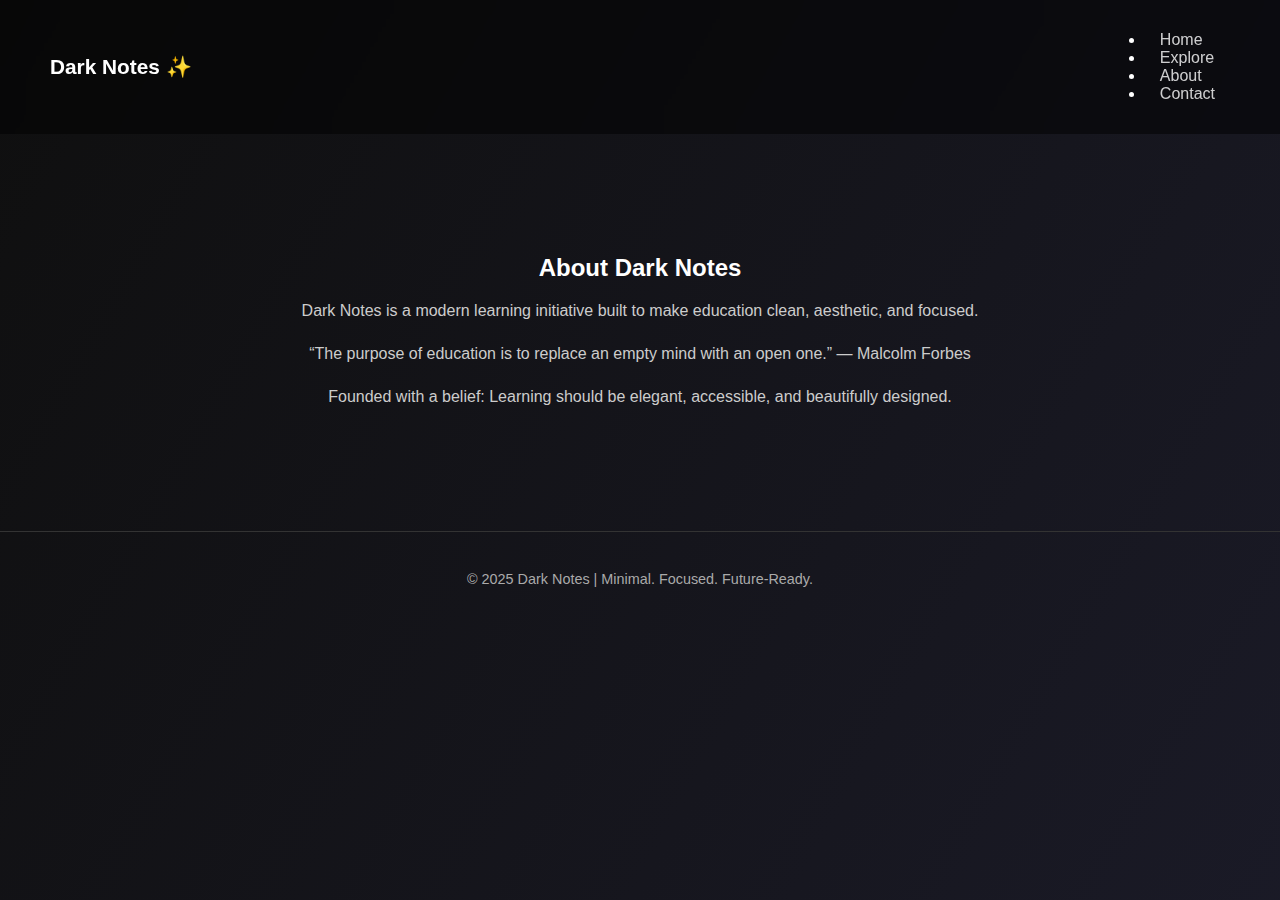
<file: about.html>
<!DOCTYPE html>
<html lang="en">
<head>
  <meta charset="UTF-8" />
  <meta name="viewport" content="width=device-width, initial-scale=1.0" />
  <title>About | Dark Notes</title>
  <link rel="stylesheet" href="style.css" />
</head>
<body>

  <nav class="navbar">
    <h1 class="logo">Dark Notes ✨</h1>
    <ul class="nav-links">
      <li><a href="index.html">Home</a></li>
      <li><a href="explore.html">Explore</a></li>
      <li><a href="about.html" class="active">About</a></li>
      <li><a href="contact.html">Contact</a></li>
    </ul>
  </nav>

  <section class="hero">
    <h2>About <span>Dark Notes</span></h2>
    <p>
      Dark Notes is a modern learning initiative built to make education clean, aesthetic, and focused.
    </p>
    <p>
      “The purpose of education is to replace an empty mind with an open one.” — Malcolm Forbes
    </p>
    <p>
      Founded with a belief: Learning should be elegant, accessible, and beautifully designed.
    </p>
  </section>

  <footer>
    <p>© 2025 Dark Notes | Minimal. Focused. Future-Ready.</p>
  </footer>

</body>
</html>
</file>
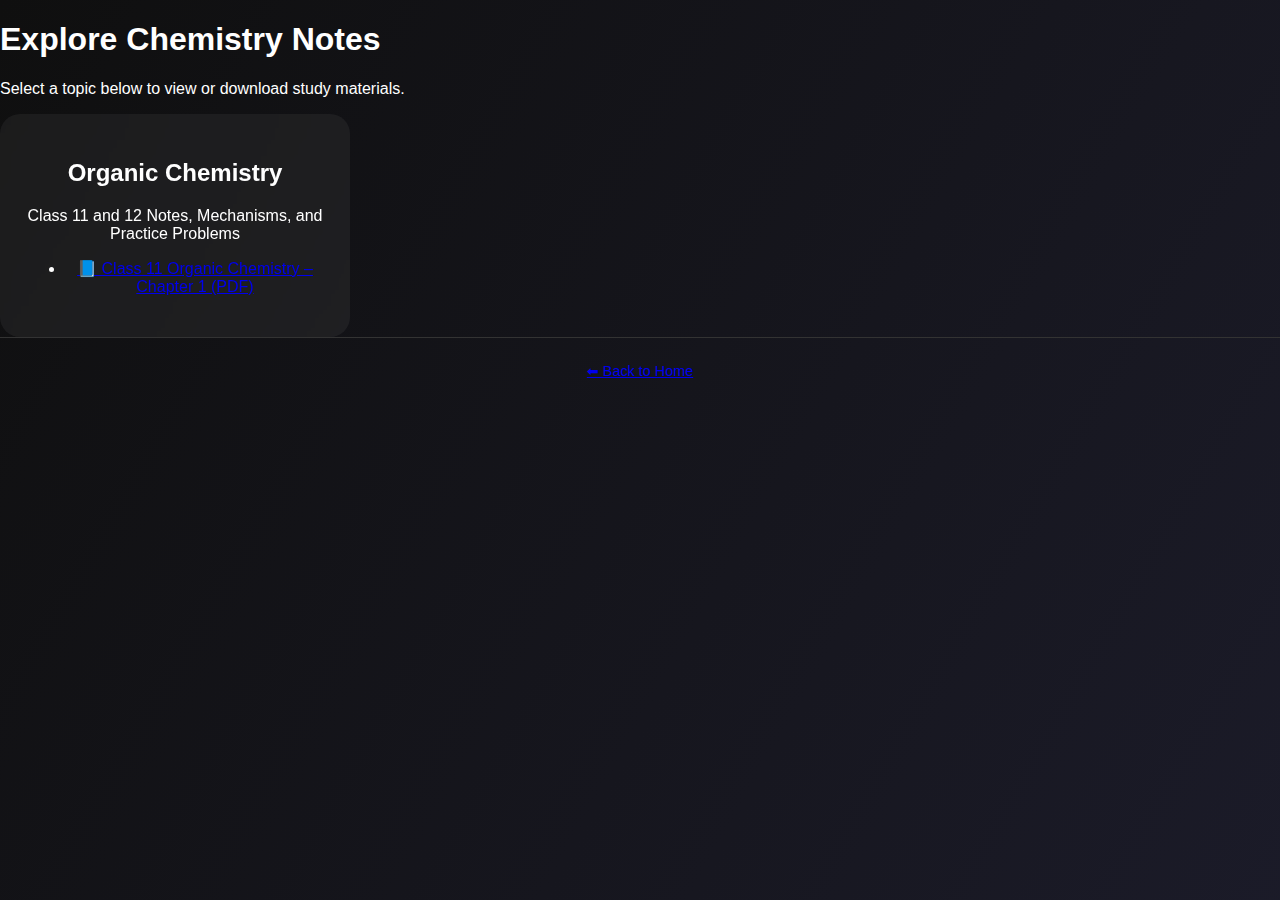
<file: chemistry.html>
<!DOCTYPE html>
<html lang="en">
<head>
  <meta charset="UTF-8" />
  <meta name="viewport" content="width=device-width, initial-scale=1.0" />
  <title>Explore Chemistry Notes | Dark Notes by Lumous</title>
  <link rel="stylesheet" href="style.css" />
</head>
<body>

  <header>
    <h1>Explore Chemistry Notes</h1>
    <p>Select a topic below to view or download study materials.</p>
  </header>

  <main class="explore-chemistry-page">

    <!-- Organic Section -->
    <section class="topic-card">
      <h2>Organic Chemistry</h2>
      <p>Class 11 and 12 Notes, Mechanisms, and Practice Problems</p>

      <ul>
        <li>
          <a href="chemistry/organic/CLASS%2011%20ORGANIC%20CH%201.pdf" 
             target="_blank" 
             rel="noopener" 
             class="download-btn">
            📘 Class 11 Organic Chemistry – Chapter 1 (PDF)
          </a>
        </li>
        <!-- You can add more PDFs like this -->
        <!--
        <li>
          <a href="chemistry/organic/CLASS%2011%20ORGANIC%20CH%202.pdf" target="_blank" class="download-btn">
            📘 Class 11 Organic Chemistry – Chapter 2 (PDF)
          </a>
        </li>
        -->
      </ul>
    </section>

    <!-- (You can later add Physical & Inorganic sections here too) -->

  </main>

  <footer>
    <a href="index.html" class="back-btn">⬅ Back to Home</a>
  </footer>

</body>
</html>
</file>
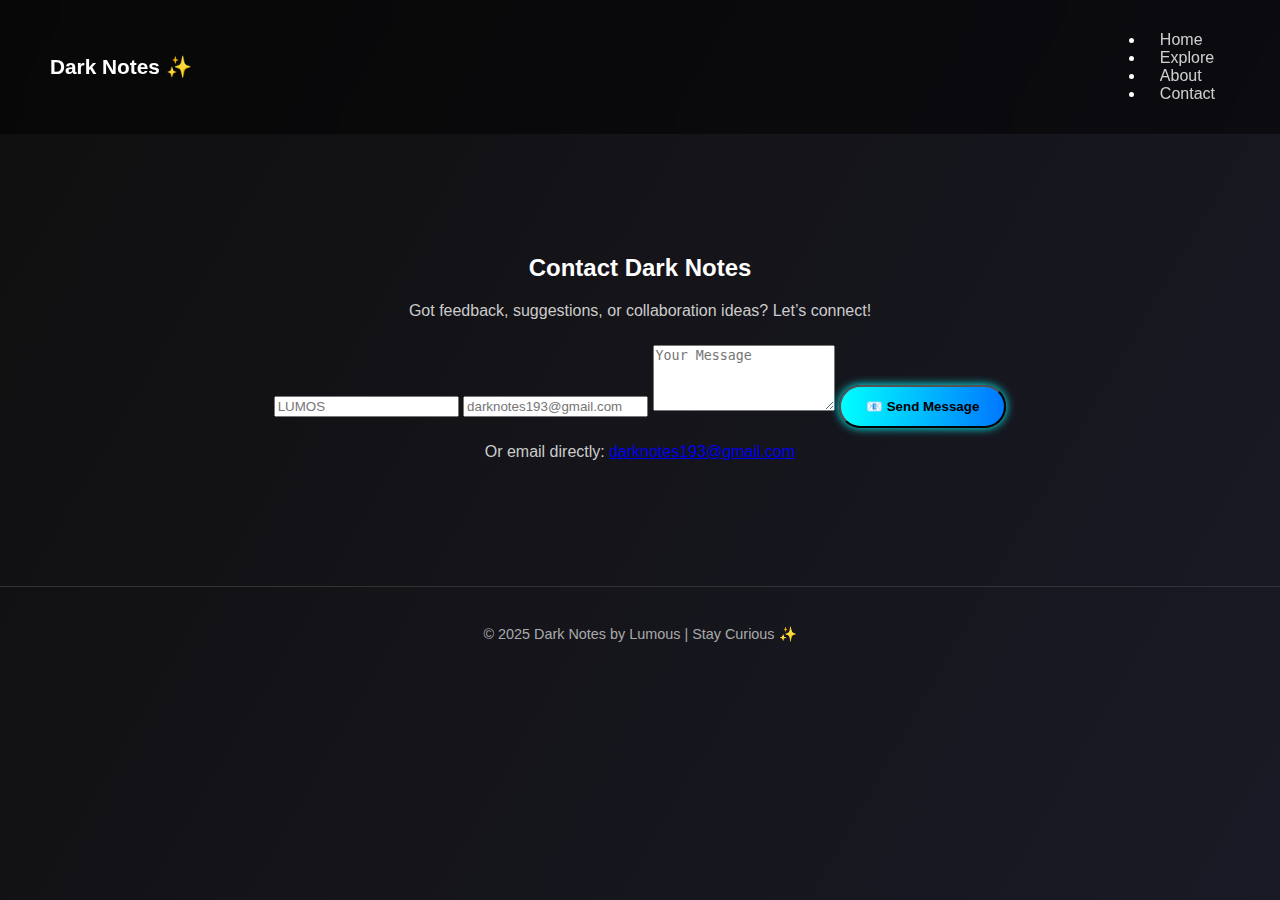
<file: contact.html>
<!DOCTYPE html>
<html lang="en">
<head>
  <meta charset="UTF-8" />
  <meta name="viewport" content="width=device-width, initial-scale=1.0" />
  <title>Contact | Dark Notes</title>
  <link rel="stylesheet" href="style.css" />
</head>
<body>

  <!-- Navigation -->
  <nav class="navbar">
    <h1 class="logo">Dark Notes ✨</h1>
    <ul class="nav-links">
      <li><a href="index.html">Home</a></li>
      <li><a href="explore.html">Explore</a></li>
      <li><a href="about.html">About</a></li>
      <li><a href="contact.html" class="active">Contact</a></li>
    </ul>
  </nav>

  <section class="hero">
    <h2>Contact <span>Dark Notes</span></h2>
    <p>Got feedback, suggestions, or collaboration ideas? Let’s connect!</p>

    <div class="contact-container">
      <form "#" ="https://formspree.io/f/mnqrqxyz" method="POST" class="contact-form">
        <input type="text" name="name" placeholder="LUMOS" required />
        <input type="email" name="email" placeholder="darknotes193@gmail.com" required />
        <textarea name="message" placeholder="Your Message" rows="4" required></textarea>
        <button type="submit" class="btn-glow">📧 Send Message</button>
      </form>

      <p class="alt-contact">
        Or email directly: <a href="mailto:darknotes193@gmail.com">darknotes193@gmail.com</a>
      </p>
    </div>
  </section>

  <footer>
    <p>© 2025 Dark Notes by Lumous | Stay Curious ✨</p>
  </footer>

</body>
</html>
</file>
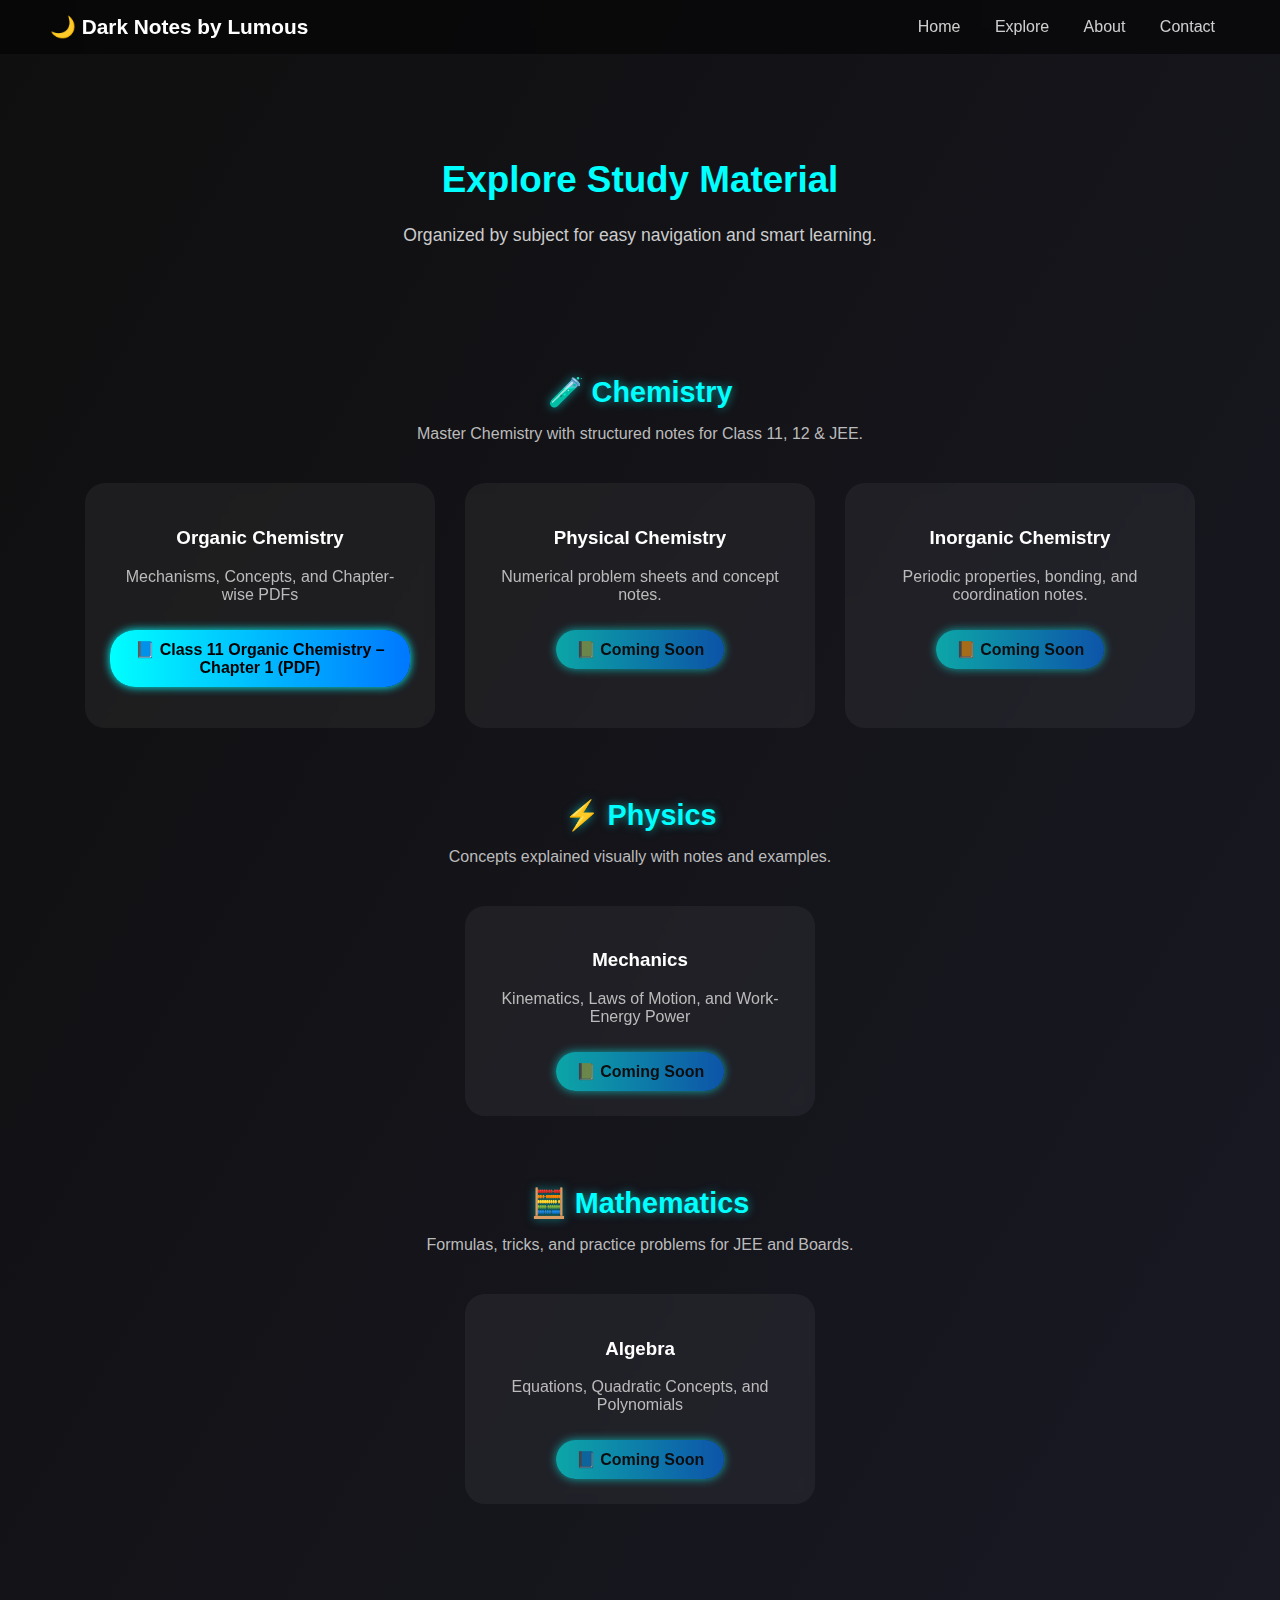
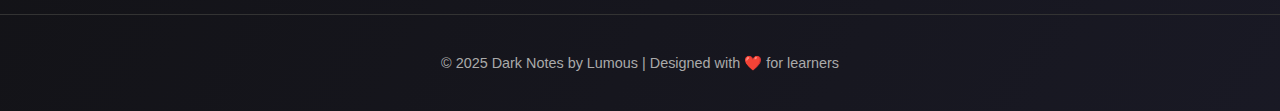
<file: explore.html>
<!DOCTYPE html>
<html lang="en">
<head>
  <meta charset="UTF-8" />
  <meta name="viewport" content="width=device-width, initial-scale=1.0" />
  <title>Explore Subjects | Dark Notes by Lumous</title>
  <link rel="stylesheet" href="style.css" />
</head>
<body>

  <!-- Navigation Bar -->
  <header class="navbar">
    <div class="logo">🌙 Dark Notes by Lumous</div>
    <nav>
      <a href="index.html">Home</a>
      <a href="explore.html">Explore</a>
      <a href="about.html">About</a>
      <a href="contact.html">Contact</a>
    </nav>
  </header>

  <!-- Explore Hero -->
  <section class="hero explore-hero">
    <h1>Explore Study Material</h1>
    <p>Organized by subject for easy navigation and smart learning.</p>
  </section>

  <!-- Main Explore Section -->
  <main class="explore-container">

    <!-- CHEMISTRY SECTION -->
    <section id="chemistry" class="subject-section">
      <h2>🧪 Chemistry</h2>
      <p>Master Chemistry with structured notes for Class 11, 12 & JEE.</p>

      <div class="topic-cards">
        <!-- Organic -->
        <div class="topic-card">
          <h3>Organic Chemistry</h3>
          <p>Mechanisms, Concepts, and Chapter-wise PDFs</p>

          <ul class="pdf-list">
            <li>
              <a href="chemistry/organic/CLASS%2011%20ORGANIC%20CH%201.pdf" 
                 target="_blank" 
                 class="pdf-btn">
                 📘 Class 11 Organic Chemistry – Chapter 1 (PDF)
              </a>
            </li>
            <!-- Add more PDFs here -->
          </ul>
        </div>

        <!-- Physical -->
        <div class="topic-card">
          <h3>Physical Chemistry</h3>
          <p>Numerical problem sheets and concept notes.</p>
          <a href="#" class="pdf-btn disabled">📗 Coming Soon</a>
        </div>

        <!-- Inorganic -->
        <div class="topic-card">
          <h3>Inorganic Chemistry</h3>
          <p>Periodic properties, bonding, and coordination notes.</p>
          <a href="#" class="pdf-btn disabled">📙 Coming Soon</a>
        </div>
      </div>
    </section>

    <!-- PHYSICS SECTION -->
    <section id="physics" class="subject-section">
      <h2>⚡ Physics</h2>
      <p>Concepts explained visually with notes and examples.</p>
      <div class="topic-cards">
        <div class="topic-card">
          <h3>Mechanics</h3>
          <p>Kinematics, Laws of Motion, and Work-Energy Power</p>
          <a href="#" class="pdf-btn disabled">📗 Coming Soon</a>
        </div>
      </div>
    </section>

    <!-- MATHS SECTION -->
    <section id="maths" class="subject-section">
      <h2>🧮 Mathematics</h2>
      <p>Formulas, tricks, and practice problems for JEE and Boards.</p>
      <div class="topic-cards">
        <div class="topic-card">
          <h3>Algebra</h3>
          <p>Equations, Quadratic Concepts, and Polynomials</p>
          <a href="#" class="pdf-btn disabled">📘 Coming Soon</a>
        </div>
      </div>
    </section>

  </main>

  <!-- Footer -->
  <footer>
    <p>© 2025 Dark Notes by Lumous | Designed with ❤️ for learners</p>
  </footer>

</body>
</html>
</file>
<file: style.css>
/* General Styling */
body {
  margin: 0;
  font-family: 'Poppins', sans-serif;
  color: #fff;
  background: linear-gradient(120deg, #0f0f0f, #1e1e2f, #2c1b3c);
  background-size: 300% 300%;
  animation: gradientShift 10s ease infinite;
}

@keyframes gradientShift {
  0% { background-position: 0% 50%; }
  50% { background-position: 100% 50%; }
  100% { background-position: 0% 50%; }
}

/* Navbar */
.navbar {
  position: sticky;
  top: 0;
  display: flex;
  justify-content: space-between;
  align-items: center;
  padding: 15px 50px;
  background: rgba(0, 0, 0, 0.5);
  backdrop-filter: blur(10px);
  z-index: 1000;
}

.navbar a {
  color: #ffffffcc;
  text-decoration: none;
  margin: 0 15px;
  font-weight: 500;
  transition: color 0.3s;
}

.navbar a:hover {
  color: #00ffff;
}

.logo {
  font-weight: bold;
  font-size: 1.3rem;
}

/* Hero Section */
.hero {
  text-align: center;
  padding: 100px 20px;
}

.hero h1 {
  font-size: 2.5rem;
  color: #ffffff;
  animation: fadeInUp 1.5s ease;
}

.hero p {
  color: #cccccc;
  margin: 15px 0 25px;
}

.btn-glow {
  background: linear-gradient(90deg, #00ffff, #0077ff);
  padding: 12px 25px;
  border-radius: 30px;
  text-decoration: none;
  color: black;
  font-weight: 600;
  transition: 0.3s;
  box-shadow: 0 0 10px #00ffff;
}

.btn-glow:hover {
  box-shadow: 0 0 25px #00ffff;
  transform: scale(1.05);
}

/* Subject Cards */
.subjects {
  display: flex;
  justify-content: center;
  flex-wrap: wrap;
  padding: 40px;
  gap: 30px;
}

.subject-card {
  background: rgba(255, 255, 255, 0.05);
  border-radius: 20px;
  padding: 25px;
  width: 280px;
  text-align: center;
  transition: transform 0.4s, box-shadow 0.4s;
  backdrop-filter: blur(5px);
}

.subject-card:hover {
  transform: translateY(-10px);
  box-shadow: 0 0 20px #00ffff88;
}

.btn-card {
  display: inline-block;
  margin-top: 10px;
  padding: 8px 20px;
  background: #00ffff;
  color: black;
  border-radius: 20px;
  text-decoration: none;
  font-weight: 600;
}

/* Footer */
footer {
  text-align: center;
  padding: 25px;
  font-size: 0.9rem;
  color: #aaaaaa;
  border-top: 1px solid #333;
}

/* Animations */
@keyframes fadeInUp {
  0% { opacity: 0; transform: translateY(20px); }
  100% { opacity: 1; transform: translateY(0); }
}
/* Explore Page Styling */
.explore-hero {
  padding: 80px 20px 40px;
  text-align: center;
}

.explore-hero h1 {
  font-size: 2.3rem;
  color: #00ffff;
  animation: fadeInUp 1.2s ease;
}

.explore-hero p {
  color: #cccccc;
  font-size: 1.1rem;
  margin-top: 10px;
}

.explore-container {
  padding: 40px;
  max-width: 1200px;
  margin: auto;
}

/* Subject Sections */
.subject-section {
  margin-bottom: 70px;
  text-align: center;
}

.subject-section h2 {
  color: #00ffff;
  font-size: 1.8rem;
  margin-bottom: 10px;
  text-shadow: 0 0 10px #00ffff88;
}

.subject-section p {
  color: #bbbbbb;
  font-size: 1rem;
}

/* Topic Cards */
.topic-cards {
  display: flex;
  justify-content: center;
  flex-wrap: wrap;
  gap: 30px;
  margin-top: 40px;
}

.topic-card {
  background: rgba(255, 255, 255, 0.05);
  border-radius: 20px;
  padding: 25px;
  width: 300px;
  text-align: center;
  transition: transform 0.4s, box-shadow 0.4s;
  backdrop-filter: blur(5px);
}

.topic-card:hover {
  transform: translateY(-10px);
  box-shadow: 0 0 25px #00ffff88;
}

/* PDF Buttons */
.pdf-btn {
  display: inline-block;
  margin-top: 10px;
  padding: 10px 20px;
  background: linear-gradient(90deg, #00ffff, #0077ff);
  color: black;
  border-radius: 25px;
  text-decoration: none;
  font-weight: 600;
  box-shadow: 0 0 10px #00ffff;
  transition: 0.3s;
}

.pdf-btn:hover {
  box-shadow: 0 0 25px #00ffff;
  transform: scale(1.05);
}

.pdf-btn.disabled {
  opacity: 0.6;
  pointer-events: none;
}

/* PDF List */
.pdf-list {
  list-style: none;
  padding: 0;
  margin-top: 10px;
}

.pdf-list li {
  margin: 8px 0;
}
</file>
